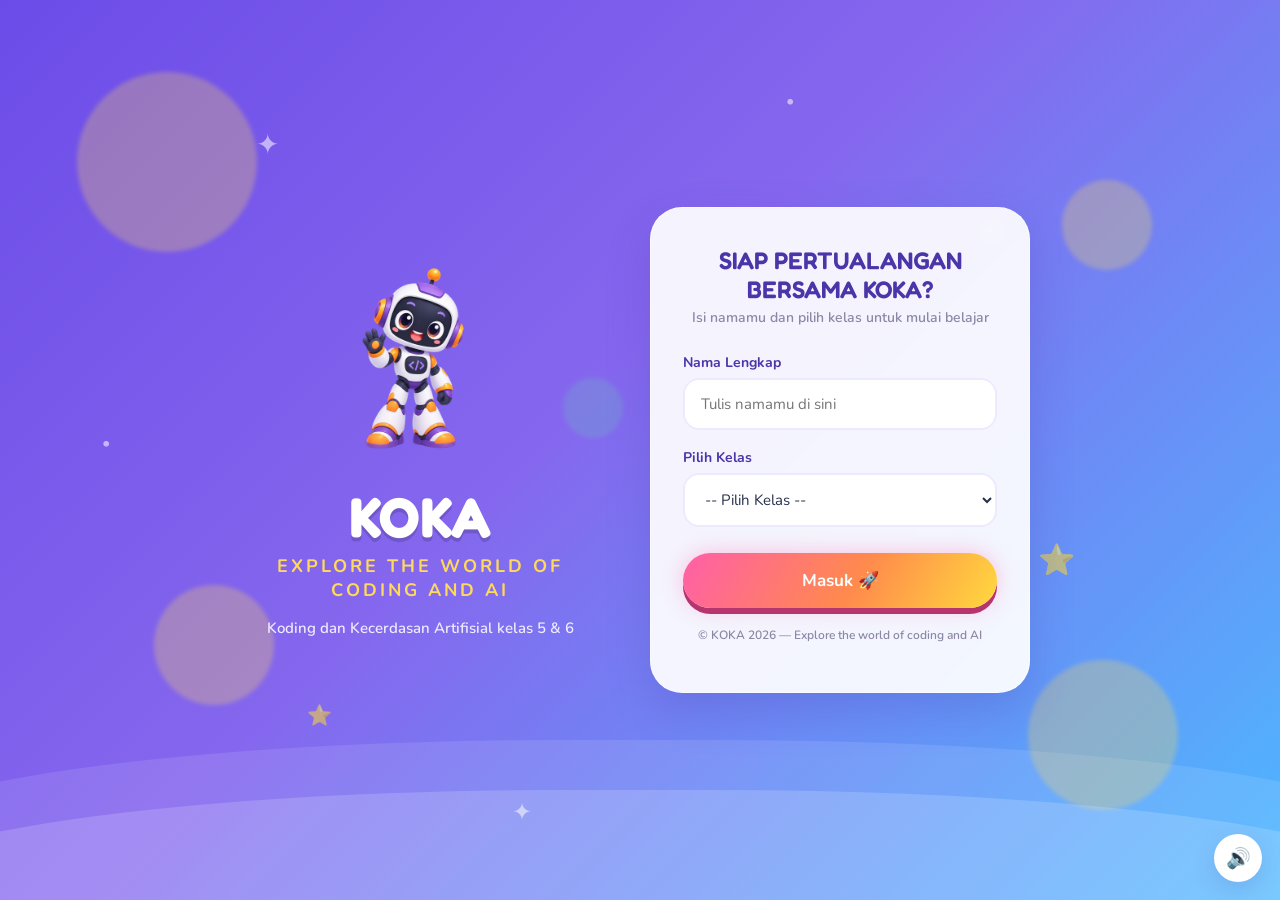
<file: index.html>
<!DOCTYPE html>
<html lang="id">
<head>
<meta charset="UTF-8">
<meta name="viewport" content="width=device-width, initial-scale=1.0">
<title>KOKA</title>
<link rel="icon" href="assets/images/icons/favicon.png">
<link rel="preconnect" href="https://fonts.googleapis.com">
<link href="https://fonts.googleapis.com/css2?family=Fredoka:wght@500;600;700&family=Nunito:wght@400;500;600;700;800&display=swap" rel="stylesheet">
<link rel="stylesheet" href="css/variables.css">
<link rel="stylesheet" href="css/components.css">
<link rel="stylesheet" href="css/login.css">
</head>
<body class="halaman-login bg-hias">

  <div class="bg-gelombang">
    <div class="blob" style="width:180px;height:180px;top:8%;left:6%;"></div>
    <div class="blob" style="width:120px;height:120px;top:65%;left:12%;"></div>
    <div class="blob" style="width:90px;height:90px;top:20%;right:10%;"></div>
    <div class="blob" style="width:150px;height:150px;bottom:10%;right:8%;"></div>
    <div class="blob" style="width:60px;height:60px;top:42%;left:44%;background:var(--mint-500);opacity:.2;"></div>

    <span class="elemen-dekor" style="top:14%;left:20%;font-size:28px;animation-delay:.2s;">✦</span>
    <span class="elemen-dekor" style="top:78%;left:24%;font-size:20px;animation-delay:1.1s;">⭐</span>
    <span class="elemen-dekor" style="top:24%;right:22%;font-size:22px;animation-delay:.6s;">✦</span>
    <span class="elemen-dekor" style="top:60%;right:16%;font-size:30px;animation-delay:1.6s;">⭐</span>
    <span class="elemen-dekor" style="top:48%;left:8%;font-size:16px;animation-delay:.9s;">•</span>
    <span class="elemen-dekor" style="top:10%;right:38%;font-size:16px;animation-delay:1.4s;">•</span>
    <span class="elemen-dekor" style="bottom:8%;left:40%;font-size:24px;animation-delay:.4s;">✦</span>
  </div>

  <div class="login-wrap">
    <div class="login-brand">
      <img src="assets/images/mascot/maskot-wave.png" alt="Maskot KOKA" class="maskot-mengambang">
      <h1>KOKA</h1>
      <div class="tagline">Explore the world of coding and AI</div>
      <p class="subjudul">Koding dan Kecerdasan Artifisial kelas 5 &amp; 6</p>
    </div>

    <div class="login-card">
      <h2>SIAP PERTUALANGAN BERSAMA KOKA?</h2>
      <p class="sub">Isi namamu dan pilih kelas untuk mulai belajar</p>

      <form id="form-login">
        <div class="input-grup">
          <label for="nama">Nama Lengkap</label>
          <input type="text" id="nama" class="input-teks" placeholder="Tulis namamu di sini" required>
        </div>
        <div class="input-grup">
          <label for="kelas">Pilih Kelas</label>
          <select id="kelas" class="input-teks" required>
            <option value="" disabled selected>-- Pilih Kelas --</option>
            <option value="5">Kelas 5</option>
            <option value="6">Kelas 6</option>
          </select>
        </div>
        <button type="submit" class="btn btn-oren btn-block">Masuk 🚀</button>
      </form>
      <p class="login-footer-note">© KOKA 2026 — Explore the world of coding and AI</p>
    </div>
  </div>

<script src="js/app.js"></script>
<script src="js/login.js"></script>
<script src="js/audio.js"></script>
</body>
</html>
</file>
<file: css/variables.css>
/* ==========================================================================
   KOKA — Koding dan Kecerdasan Artifisial
   Design tokens — konsep "Playful Educational Tech"
   Palet: Primary Purple, Deep Purple, Sky Blue, Pink, Yellow, Mint
   ========================================================================== */
:root {
  /* Warna utama — Ungu (dipertahankan nama variabel lama agar seluruh CSS
     yang sudah ada tetap bekerja tanpa perlu diubah satu per satu) */
  --ungu-900: #382773;
  --ungu-800: #4B35A8;   /* Deep Purple */
  --ungu-700: #5A3FC0;
  --ungu-600: #6C4CE8;   /* Primary Purple */
  --ungu-500: #8567EE;
  --ungu-400: #A190F2;
  --ungu-300: #C3B8F7;
  --ungu-100: #EEEAFE;

  /* Aksen hangat (nama variabel "oren" dipertahankan, kini bernuansa Pink) */
  --oren-700: #D63E82;
  --oren-600: #F0619F;
  --oren-500: #FF7EB6;   /* Pink */
  --oren-400: #FF9BC7;
  --oren-300: #FFC1DD;
  --oren-100: #FFEAF3;

  /* Aksen tambahan untuk membedakan tiap menu */
  --biru-700: #1F7FCC;
  --biru-600: #2E9EE8;
  --biru-500: #4DB8FF;   /* Sky Blue */
  --biru-300: #A6DDFF;
  --biru-100: #E5F5FF;

  --mint-700: #2E9C7C;
  --mint-600: #45C299;
  --mint-500: #65D6B3;   /* Mint */
  --mint-300: #ADEBD5;
  --mint-100: #E4FAF3;

  --kuning-700: #D9A61A;
  --kuning-600: #F0C233;
  --kuning-500: #FFD95A;   /* Yellow */
  --kuning-300: #FFE998;
  --kuning-100: #FFF9E5;

  --putih: #FFFFFF;
  --abu-100: #F2EFFC;      /* latar lavender sangat lembut, bukan putih polos */
  --abu-200: #E8E3F9;
  --abu-500: #8B87A5;
  --abu-700: #26304A;      /* Text Dark */
  --gelap: #221B3D;

  --hijau-sukses: #22C55E;
  --merah-gagal: #EF4444;
  --kuning-koin: #FFD95A;

  /* Gradasi khas KOKA (dipakai di background besar / hero / kartu utama) */
  --grad-utama: linear-gradient(135deg, #6C4CE8 0%, #8567EE 45%, #4DB8FF 100%);
  --grad-lembut: linear-gradient(160deg, #EEEAFE 0%, #E5F5FF 100%);
  --grad-ungu: linear-gradient(180deg, #4B35A8 0%, #6C4CE8 100%);
  --grad-oren: linear-gradient(120deg, #FF5FA8 0%, #FF8A4C 55%, #FFD93D 100%);
  --grad-kartu: linear-gradient(160deg, #FFFFFF 0%, #F5F2FF 100%);
  --grad-biru: linear-gradient(135deg, #4DB8FF 0%, #65D6B3 100%);

  /* Radius & bayangan ala kartu game anak-anak */
  --r-sm: 10px;
  --r-md: 16px;
  --r-lg: 24px;
  --r-xl: 32px;
  --r-pil: 999px;

  --shadow-sm: 0 2px 10px rgba(75, 53, 168, 0.10);
  --shadow-md: 0 8px 24px rgba(75, 53, 168, 0.16);
  --shadow-lg: 0 18px 44px rgba(75, 53, 168, 0.22);
  --shadow-tombol: 0 6px 0 rgba(0,0,0,0.15);

  --font-heading: 'Fredoka', 'Baloo 2', sans-serif;
  --font-body: 'Nunito', 'Nunito Sans', sans-serif;
}

* { box-sizing: border-box; }
html, body {
  margin: 0;
  padding: 0;
  font-family: var(--font-body);
  color: var(--abu-700);
  background: var(--abu-100);
  -webkit-font-smoothing: antialiased;
  overflow-x: hidden;
}
h1, h2, h3, h4 { font-family: var(--font-heading); font-weight: 600; color: var(--ungu-800); margin: 0 0 8px; }
p { margin: 0 0 8px; line-height: 1.65; }
a { color: inherit; text-decoration: none; }
img { max-width: 100%; display: block; }
button { font-family: var(--font-body); cursor: pointer; border: none; }
ul { margin: 0; padding-left: 20px; }

/* Latar bergelombang ala "way ground" — dipakai di halaman login/dashboard.
   Warna dasar sudah ditaruh langsung di body (lihat login.css/dashboard.css)
   supaya tetap tampil walau elemen fixed di bawah ini gagal dirender oleh
   browser tertentu (mis. in-app browser WhatsApp/Instagram). Div ini hanya
   menambahkan pola/ombak dekoratif di atasnya. */
.bg-gelombang {
  position: absolute;
  top: 0; left: 0; right: 0; bottom: 0;
  min-height: 100vh;
  z-index: 0;
  background: var(--grad-utama);
  overflow: hidden;
  pointer-events: none;
}
.bg-gelombang::before,
.bg-gelombang::after {
  content: "";
  position: absolute;
  left: -10%;
  width: 120%;
  height: 220px;
  border-radius: 45%;
  background: rgba(255,255,255,0.10);
}
.bg-gelombang::before { bottom: -60px; }
.bg-gelombang::after { bottom: -110px; background: rgba(255,255,255,0.16); }

/* Versi background dihias: tambahkan/hapus class "bg-hias" pada <body>
   di index.html untuk beralih antara versi polos dan versi dihias */
body.bg-hias .bg-gelombang {
  background-image: var(--grad-utama), url('../assets/images/icons/pola-login.svg');
  background-blend-mode: normal;
  background-repeat: no-repeat, repeat;
  background-size: cover, 260px 260px;
}

.blob {
  position: absolute;
  border-radius: 50%;
  filter: blur(2px);
  opacity: 0.28;
  background: var(--kuning-koin);
}

/* Elemen dekoratif kecil: bintang & kilau mengambang */
.elemen-dekor {
  position: absolute;
  color: rgba(255,255,255,0.55);
  pointer-events: none;
  user-select: none;
}
@keyframes mengambangDekor {
  0%, 100% { transform: translateY(0) rotate(0deg); }
  50% { transform: translateY(-14px) rotate(12deg); }
}
.elemen-dekor { animation: mengambangDekor 4.5s ease-in-out infinite; }

/* Scrollbar imut */
::-webkit-scrollbar { width: 10px; }
::-webkit-scrollbar-thumb { background: var(--ungu-400); border-radius: var(--r-pil); }
::-webkit-scrollbar-track { background: var(--ungu-100); }
</file>
<file: css/components.css>
/* ==========================================================================
   KOKA — komponen UI yang dipakai ulang di banyak halaman
   ========================================================================== */

.btn {
  display: inline-flex;
  align-items: center;
  justify-content: center;
  gap: 8px;
  padding: 14px 28px;
  border-radius: var(--r-pil);
  font-weight: 700;
  font-size: 16px;
  transition: transform .12s ease, box-shadow .12s ease, filter .12s ease;
}
.btn:active { transform: translateY(3px); box-shadow: none !important; }
.btn:hover { filter: brightness(1.05); transform: translateY(-1px); }

.btn-oren {
  background: var(--grad-oren);
  color: var(--putih);
  box-shadow: var(--shadow-tombol), 0 6px 0 var(--oren-700), 0 0 22px rgba(255, 126, 182, 0.45);
}
.btn-oren:active { box-shadow: none; }
.btn-oren:hover { box-shadow: var(--shadow-tombol), 0 6px 0 var(--oren-700), 0 0 30px rgba(255, 138, 76, 0.6); }
.btn-ungu {
  background: var(--grad-ungu);
  color: var(--putih);
  box-shadow: 0 6px 0 var(--ungu-900);
}
.btn-ungu:active { box-shadow: none; }
.btn-putih {
  background: var(--putih);
  color: var(--ungu-700);
  box-shadow: 0 6px 0 var(--ungu-300);
}
.btn-putih:active { box-shadow: none; }
.btn-outline {
  background: transparent;
  border: 2px solid var(--putih);
  color: var(--putih);
}
.btn:disabled { opacity: .5; cursor: not-allowed; transform: none; }
.btn-block { width: 100%; }
.btn-sm { padding: 10px 18px; font-size: 14px; }

/* Kartu dasar */
.kartu {
  background: var(--grad-kartu);
  border-radius: var(--r-lg);
  box-shadow: var(--shadow-md);
  padding: 24px;
}
.kartu-oren {
  background: var(--grad-oren);
  color: var(--putih);
  border-radius: var(--r-lg);
  box-shadow: var(--shadow-md);
  padding: 20px 24px;
}
.kartu-oren h2, .kartu-oren h3, .kartu-oren p { color: var(--putih); }

.badge {
  display: inline-flex;
  align-items: center;
  gap: 6px;
  padding: 6px 14px;
  border-radius: var(--r-pil);
  font-size: 13px;
  font-weight: 700;
}
.badge-aktif { background: var(--hijau-sukses); color: var(--putih); }
.badge-nonaktif { background: var(--abu-500); color: var(--putih); }
.badge-ungu { background: var(--ungu-100); color: var(--ungu-700); }
.badge-oren { background: var(--oren-100); color: var(--oren-700); }

/* Input form */
.input-grup { margin-bottom: 18px; text-align: left; }
.input-grup label {
  display: block;
  font-weight: 700;
  color: var(--ungu-800);
  margin-bottom: 6px;
  font-size: 14px;
}
.input-teks, select.input-teks {
  width: 100%;
  padding: 14px 16px;
  border-radius: var(--r-md);
  border: 2px solid var(--ungu-100);
  background: var(--putih);
  font-size: 15px;
  font-family: var(--font-body);
  color: var(--abu-700);
  outline: none;
  transition: border-color .15s ease;
}
.input-teks:focus { border-color: var(--ungu-500); }

/* Modal umum */
.modal-overlay {
  position: fixed; inset: 0;
  background: rgba(36, 27, 58, 0.55);
  display: flex; align-items: center; justify-content: center;
  z-index: 100;
  padding: 16px;
}
.modal-box {
  background: var(--putih);
  border-radius: var(--r-lg);
  padding: 28px;
  max-width: 420px;
  width: 100%;
  text-align: center;
  box-shadow: var(--shadow-lg);
  animation: modalPop .25s ease;
}
@keyframes modalPop {
  from { transform: scale(.85); opacity: 0; }
  to { transform: scale(1); opacity: 1; }
}

.container {
  max-width: 1100px;
  margin: 0 auto;
  padding: 0 20px;
}

.progress-bar {
  width: 100%;
  height: 14px;
  background: var(--ungu-100);
  border-radius: var(--r-pil);
  overflow: hidden;
}
.progress-bar > span {
  display: block;
  height: 100%;
  background: var(--grad-oren);
  border-radius: var(--r-pil);
  transition: width .3s ease;
}

.chip-koin {
  display: inline-flex;
  align-items: center;
  gap: 6px;
  background: var(--putih);
  color: var(--oren-600);
  font-weight: 800;
  padding: 8px 16px;
  border-radius: var(--r-pil);
  box-shadow: var(--shadow-sm);
}

/* Animasi lambaian tangan maskot */
@keyframes lambai {
  0%, 100% { transform: rotate(0deg); }
  25% { transform: rotate(-14deg); }
  75% { transform: rotate(10deg); }
}
.maskot-lambai { animation: lambai 1.6s ease-in-out infinite; transform-origin: 70% 30%; }

@keyframes mengambang {
  0%, 100% { transform: translateY(0px); }
  50% { transform: translateY(-10px); }
}
.maskot-mengambang { animation: mengambang 3s ease-in-out infinite; }

.footer-koka {
  text-align: center;
  padding: 16px 10px;
  margin-top: 30px;
  font-size: 12.5px;
  color: var(--putih);
  font-weight: 600;
  background: var(--grad-ungu);
  box-shadow: var(--shadow-md);
}
.footer-koka .nama-guru {
  display: block;
  font-size: 11.5px;
  font-weight: 500;
  color: var(--ungu-100);
  margin-top: 2px;
}

.tombol-audio-mengambang {
  position: fixed;
  bottom: 18px;
  right: 18px;
  z-index: 40;
  width: 48px;
  height: 48px;
  border-radius: 50%;
  background: var(--putih);
  box-shadow: var(--shadow-md);
  font-size: 20px;
  display: flex;
  align-items: center;
  justify-content: center;
  border: none;
  cursor: pointer;
  transition: transform .15s ease;
}
.tombol-audio-mengambang:hover { transform: scale(1.08); }
</file>
<file: css/login.css>
body.halaman-login {
  min-height: 100vh;
  display: flex;
  align-items: center;
  justify-content: center;
  position: relative;
  overflow-x: hidden;
  overflow-y: auto;
  /* Warna dasar taruh langsung di body (bukan hanya lewat div .bg-gelombang
     yang position:fixed) supaya tetap tampil di browser dalam-aplikasi
     (WhatsApp/Instagram/dll) yang sering gagal me-render elemen fixed */
  background: var(--grad-utama);
}

.login-wrap {
  position: relative;
  z-index: 2;
  display: flex;
  align-items: center;
  gap: 60px;
  padding: 40px 20px;
  flex-wrap: wrap;
  justify-content: center;
  width: 100%;
  max-width: 900px;
}

.login-brand {
  color: var(--putih);
  text-align: center;
  max-width: 340px;
}
.login-brand img { width: 220px; margin: 0 auto 10px; }
.login-brand h1 {
  color: var(--putih);
  font-size: 56px;
  font-weight: 700;
  letter-spacing: 1px;
  margin-bottom: 4px;
  text-shadow: 0 4px 0 rgba(0,0,0,0.15);
}
.login-brand .tagline {
  font-size: 18px;
  font-weight: 700;
  color: var(--kuning-500);
  letter-spacing: 3px;
  text-transform: uppercase;
}
.login-brand .subjudul {
  margin-top: 14px;
  color: var(--ungu-100);
  font-size: 15px;
  font-weight: 600;
}

.login-card {
  background: rgba(255,255,255,0.92);
  backdrop-filter: blur(6px);
  border: 1px solid rgba(255,255,255,0.6);
  border-radius: var(--r-xl);
  box-shadow: var(--shadow-lg);
  padding: 38px 32px;
  width: 100%;
  max-width: 380px;
  text-align: center;
}
.login-card h2 { margin-bottom: 2px; font-size: 24px; }
.login-card .sub { color: var(--abu-500); font-size: 14px; margin-bottom: 24px; font-weight: 600; }

.login-card .btn { margin-top: 8px; font-size: 17px; padding: 16px 28px; }
.login-card .btn:hover { transform: translateY(-2px) scale(1.02); }

.login-footer-note {
  margin-top: 18px;
  font-size: 12px;
  color: var(--abu-500);
  font-weight: 600;
}

@media (max-width: 760px) {
  .login-wrap { flex-direction: column; gap: 28px; }
  .login-brand h1 { font-size: 44px; }
}
</file>
<file: css/internal.css>
/* Latar halaman internal: pakai pola ikon yang sama seperti Dashboard
   (bukan gradasi pucat) supaya benar-benar terasa "tidak putih polos"
   dan konsisten dengan referensi desain */
body.halaman-app {
  position: relative;
  background-color: var(--abu-100);
  background-image: url('../assets/images/icons/pola-dashboard.svg');
  background-repeat: repeat;
  background-size: 260px 260px;
  min-height: 100vh;
}
body.halaman-app::before,
body.halaman-app::after {
  content: "";
  position: fixed;
  z-index: -1;
  border-radius: 50%;
  filter: blur(2px);
  pointer-events: none;
}
body.halaman-app::before {
  width: 320px; height: 320px;
  top: -80px; right: -80px;
  background: radial-gradient(circle, var(--biru-300) 0%, transparent 70%);
  opacity: .8;
}
body.halaman-app::after {
  width: 280px; height: 280px;
  bottom: -60px; left: -70px;
  background: radial-gradient(circle, var(--oren-300) 0%, transparent 70%);
  opacity: .75;
}

.halaman-isi { position: relative; }

.topbar {
  background: var(--grad-ungu);
  color: var(--putih);
  padding: 16px 0;
  box-shadow: var(--shadow-md);
  position: sticky;
  top: 0;
  z-index: 20;
  overflow: hidden;
}
.topbar::before {
  content: "";
  position: absolute; inset: 0;
  background: radial-gradient(circle at 12% 30%, rgba(255,255,255,0.16), transparent 40%),
              radial-gradient(circle at 92% 70%, rgba(255,255,255,0.14), transparent 45%);
  pointer-events: none;
}
.topbar .container {
  display: flex;
  align-items: center;
  gap: 14px;
  position: relative;
  z-index: 1;
}
.btn-kembali {
  width: 40px; height: 40px;
  border-radius: 50%;
  background: rgba(255,255,255,0.18);
  display: flex; align-items: center; justify-content: center;
  color: var(--putih);
  font-size: 18px;
  flex-shrink: 0;
}
.btn-kembali:hover { background: rgba(255,255,255,0.3); }
.topbar h1 { color: var(--putih); font-size: 19px; margin: 0; }
.topbar .topbar-sub { color: var(--ungu-100); font-size: 12px; }
.topbar .kanan-topbar { margin-left: auto; display: flex; align-items: center; gap: 10px; }

.halaman-isi { padding: 26px 0 60px; position: relative; z-index: 1; }

.judul-seksi {
  text-align: center;
  margin-bottom: 26px;
  background: var(--grad-utama);
  border-radius: var(--r-xl);
  padding: 30px 24px;
  position: relative;
  overflow: hidden;
}
.judul-seksi::before {
  content: "";
  position: absolute; inset: 0;
  background: radial-gradient(circle at 15% 20%, rgba(255,255,255,0.22), transparent 42%),
              radial-gradient(circle at 88% 78%, rgba(255,255,255,0.16), transparent 45%);
  pointer-events: none;
}
.judul-seksi h2 {
  font-size: 26px;
  display: inline-flex;
  align-items: center;
  gap: 8px;
  color: var(--putih);
  position: relative;
  z-index: 1;
}
.judul-seksi h2::before,
.judul-seksi h2::after {
  content: "✦";
  font-size: 16px;
  color: var(--kuning-500);
  animation: mengambangDekor 4.5s ease-in-out infinite;
}
.judul-seksi h2::after { animation-delay: 1.2s; }
.judul-seksi p { color: var(--ungu-100); position: relative; z-index: 1; }

.kembali-dashboard-fab {
  position: fixed;
  bottom: 22px; left: 22px;
  z-index: 30;
}
</file>
<file: css/asesmen.css>
.kartu-info-sumatif {
  background: var(--grad-utama);
  color: var(--putih);
  border-radius: var(--r-xl);
  padding: 26px 28px;
  max-width: 560px;
  margin: 0 auto 24px;
  position: relative;
  overflow: hidden;
}
.kartu-info-sumatif h3, .kartu-info-sumatif .baris-info { position: relative; z-index: 1; }
.kartu-info-sumatif h3 { color: var(--putih); }
.baris-info { display: flex; justify-content: space-between; padding: 8px 0; border-bottom: 1px solid rgba(255,255,255,0.2); font-size: 14px; }
.baris-info:last-child { border-bottom: none; }
.baris-info b { font-weight: 700; }
.tag-jenis { display: inline-block; background: rgba(255,255,255,0.2); padding: 3px 10px; border-radius: var(--r-pil); font-size: 12px; margin: 2px 3px 2px 0; }

.form-sumatif {
  background: var(--putih);
  border-radius: var(--r-xl);
  padding: 30px 28px;
  max-width: 560px;
  margin: 0 auto;
  box-shadow: var(--shadow-md);
  position: relative;
}
.ikon-badge-form {
  width: 56px; height: 56px;
  border-radius: 16px;
  display: flex; align-items: center; justify-content: center;
  font-size: 26px;
  margin: 0 auto 12px;
  box-shadow: var(--shadow-sm);
}
.ikon-badge-sumatif { background: var(--grad-ungu); }
.ikon-badge-proyek { background: var(--grad-oren); }

.dekorasi-form-asesmen { position: relative; }
.dekorasi-form-asesmen::before,
.dekorasi-form-asesmen::after {
  content: "";
  position: absolute;
  border-radius: 50%;
  z-index: -1;
}
.dekorasi-form-asesmen::before {
  width: 220px; height: 220px;
  background: radial-gradient(circle, var(--ungu-100) 0%, transparent 70%);
  top: -40px; left: -80px;
}
.dekorasi-form-asesmen::after {
  width: 260px; height: 260px;
  background: radial-gradient(circle, var(--oren-100) 0%, transparent 70%);
  bottom: -60px; right: -100px;
}
.form-sumatif h3 { text-align: center; margin-bottom: 4px; }
.form-sumatif .sub-form { text-align: center; color: var(--abu-500); font-size: 13px; margin-bottom: 22px; }
.baris-2kolom { display: grid; grid-template-columns: 1fr 1fr; gap: 14px; }

.pesan-error-token {
  background: #FEE2E2;
  color: var(--merah-gagal);
  padding: 10px 14px;
  border-radius: var(--r-md);
  font-size: 13px;
  margin-bottom: 14px;
  display: none;
}

/* ==== halaman soal ==== */
.hud-sumatif {
  position: sticky; top: 0; z-index: 10;
  background: var(--grad-ungu);
  color: var(--putih);
  padding: 14px 0;
}
.hud-sumatif .container { display: flex; align-items: center; justify-content: space-between; }
.hud-sumatif .info-siswa-hud { font-size: 13px; }
.hud-sumatif .info-siswa-hud b { display: block; font-size: 15px; }
.hud-sumatif .timer-sumatif {
  background: rgba(255,255,255,0.2);
  padding: 8px 16px;
  border-radius: var(--r-pil);
  font-weight: 800;
}

.kartu-soal-sumatif {
  background: var(--putih);
  border-radius: var(--r-lg);
  box-shadow: var(--shadow-sm);
  padding: 22px 24px;
  margin-bottom: 18px;
  max-width: 680px;
  margin-left: auto; margin-right: auto;
}
.kartu-soal-sumatif .no-soal-sumatif { font-size: 12px; font-weight: 800; color: var(--oren-600); margin-bottom: 6px; }
.kartu-soal-sumatif p.teks-soal-sumatif { font-size: 16px; font-weight: 600; color: var(--ungu-800); }
.kartu-soal-sumatif .gambar-soal-sumatif img { max-height: 220px; margin: 10px auto; border-radius: var(--r-md); }
.opsi-sumatif { display: flex; flex-direction: column; gap: 10px; margin-top: 12px; }
.opsi-sumatif label {
  display: flex; align-items: center; gap: 10px;
  padding: 12px 16px;
  border: 2px solid var(--ungu-100);
  border-radius: var(--r-md);
  font-size: 14.5px;
  cursor: pointer;
  transition: border-color .12s ease, background .12s ease;
}
.opsi-sumatif label:hover { border-color: var(--ungu-400); background: var(--ungu-100); }
.opsi-sumatif input:checked + span { font-weight: 700; color: var(--ungu-700); }
.opsi-sumatif label:has(input:checked) { border-color: var(--ungu-500); background: var(--ungu-100); }

.catatan-jenis-soal { font-size: 12.5px; color: var(--oren-600); font-weight: 700; margin-bottom: 10px; }

/* ==== Benar/Salah ==== */
.daftar-benarsalah { display: flex; flex-direction: column; gap: 10px; margin-top: 10px; }
.baris-benarsalah {
  display: flex; align-items: center; justify-content: space-between; gap: 12px;
  padding: 12px 14px;
  border: 2px solid var(--ungu-100);
  border-radius: var(--r-md);
  flex-wrap: wrap;
}
.teks-pernyataan { font-size: 14px; color: var(--abu-700); flex: 1; min-width: 160px; }
.pilihan-bs { display: flex; gap: 10px; flex-shrink: 0; }
.opsi-bs {
  padding: 6px 14px;
  border-radius: var(--r-pil);
  background: var(--abu-100);
  font-size: 13px;
  font-weight: 700;
  cursor: pointer;
  display: flex; align-items: center; gap: 4px;
}
.opsi-bs:has(input:checked) { background: var(--ungu-500); color: var(--putih); }

/* ==== Menjodohkan ==== */
.daftar-menjodohkan { display: flex; flex-direction: column; gap: 12px; margin-top: 10px; }
.baris-menjodohkan { display: flex; align-items: center; gap: 10px; flex-wrap: wrap; }
.kiri-jodoh {
  font-weight: 700;
  color: var(--ungu-800);
  background: var(--ungu-100);
  padding: 8px 14px;
  border-radius: var(--r-md);
  min-width: 140px;
}
.panah-jodoh { color: var(--oren-500); font-weight: 800; }
.select-jodoh { flex: 1; min-width: 180px; }

.wadah-navigasi-soal {
  max-width: 680px;
  margin: 20px auto 60px;
  display: flex;
  gap: 12px;
}
.wadah-navigasi-soal .btn { flex: 1; }
.wadah-navigasi-soal .btn:disabled { opacity: .4; }

.progres-soal-sumatif {
  max-width: 680px;
  margin: 20px auto 16px;
}
.progres-teks {
  text-align: center;
  font-weight: 800;
  color: var(--ungu-700);
  font-size: 13px;
  margin-bottom: 8px;
}
.progres-soal-sumatif .progress-bar > span { transition: width .3s ease; }

.peta-nomor-soal {
  max-width: 680px;
  margin: 0 auto 18px;
  display: flex;
  flex-wrap: wrap;
  gap: 8px;
  justify-content: center;
}
.nomor-peta {
  width: 38px; height: 38px;
  border-radius: 10px;
  font-weight: 800;
  font-size: 14px;
  border: 2px solid var(--ungu-100);
  background: var(--putih);
  color: var(--abu-500);
  transition: transform .12s ease;
}
.nomor-peta:hover { transform: translateY(-2px); }
.nomor-peta.kosong { border-color: var(--ungu-200, var(--ungu-300)); color: var(--ungu-500); }
.nomor-peta.terjawab { background: var(--hijau-sukses); border-color: var(--hijau-sukses); color: var(--putih); }
.nomor-peta.aktif { background: var(--grad-ungu); border-color: var(--ungu-700); color: var(--putih); transform: scale(1.12); box-shadow: var(--shadow-sm); }

/* ==== halaman selesai ==== */
.kartu-selesai {
  max-width: 480px;
  margin: 40px auto;
  background: var(--putih);
  border-radius: var(--r-xl);
  padding: 36px 30px;
  text-align: center;
  box-shadow: var(--shadow-lg);
}
.kartu-selesai img { width: 110px; margin: 0 auto 14px; }
.nilai-besar { font-size: 46px; font-weight: 800; color: var(--ungu-700); margin: 10px 0; }
.rincian-nilai { text-align: left; background: var(--abu-100); border-radius: var(--r-md); padding: 14px 18px; margin: 18px 0; font-size: 14px; }
.rincian-nilai div { display: flex; justify-content: space-between; padding: 4px 0; }
</file>
<file: css/asesmen-menu.css>
/* ==== Menu Asesmen (pilih Sumatif / Pengumpulan Proyek) ==== */
.grid-menu-asesmen {
  display: grid;
  grid-template-columns: repeat(2, 1fr);
  gap: 20px;
  max-width: 640px;
  margin: 0 auto;
}
.kartu-menu-asesmen {
  border-radius: var(--r-xl);
  padding: 30px 22px;
  text-align: center;
  color: var(--putih);
  box-shadow: var(--shadow-md);
  position: relative;
  overflow: hidden;
  transition: transform .18s ease, box-shadow .18s ease;
  min-height: 200px;
  display: flex;
  flex-direction: column;
  align-items: center;
  justify-content: center;
}
.kartu-menu-asesmen:hover { transform: translateY(-6px) scale(1.02); box-shadow: var(--shadow-lg); }
.kartu-menu-asesmen::after {
  content: "";
  position: absolute;
  width: 160px; height: 160px;
  border-radius: 50%;
  background: rgba(255,255,255,0.12);
  bottom: -70px; right: -50px;
}
.kartu-menu-asesmen .emoji-menu { font-size: 44px; margin-bottom: 10px; }
.kartu-menu-asesmen h4 { color: var(--putih); font-size: 18px; margin-bottom: 4px; }
.kartu-menu-asesmen p { color: rgba(255,255,255,0.9); font-size: 13px; margin: 0; }
.menu-sumatif-asesmen { background: var(--grad-ungu); }
.menu-proyek-asesmen { background: var(--grad-oren); }

@media (max-width: 620px) {
  .grid-menu-asesmen { grid-template-columns: 1fr; }
}

/* ==== Hero dekoratif di menu Asesmen ==== */
.hero-asesmen {
  position: relative;
  background: var(--grad-utama);
  border-radius: var(--r-xl);
  padding: 30px 24px;
  text-align: center;
  color: var(--putih);
  overflow: hidden;
  margin-bottom: 28px;
}
.hero-asesmen h2 { color: var(--putih); margin-bottom: 4px; position: relative; z-index: 2; }
.hero-asesmen p { color: var(--ungu-100); margin: 0; max-width: 420px; margin: 0 auto; position: relative; z-index: 2; }
.maskot-hero-asesmen { width: 90px; margin: 0 auto 8px; position: relative; z-index: 2; }
.blob-asesmen {
  position: absolute;
  border-radius: 50%;
  background: rgba(255,255,255,0.14);
}
.blob-asesmen.blob-1 { width: 140px; height: 140px; top: -50px; left: -30px; }
.blob-asesmen.blob-2 { width: 90px; height: 90px; bottom: -30px; right: 10%; background: rgba(255,255,255,0.1); }
.blob-asesmen.blob-3 { width: 50px; height: 50px; top: 20px; right: 8%; background: var(--kuning-koin); opacity: .8; }

/* ==== Kotak jenis asesmen: Sumatif vs Pengumpulan Proyek, dibuat jelas terpisah ==== */
.kotak-jenis-asesmen {
  display: block;
  background: var(--putih);
  border: 3px solid var(--ungu-200, var(--ungu-300));
  border-radius: var(--r-xl);
  padding: 26px 22px;
  text-align: left;
  box-shadow: var(--shadow-sm);
  transition: transform .15s ease, box-shadow .15s ease;
  position: relative;
}
.kotak-jenis-asesmen:hover { transform: translateY(-5px); box-shadow: var(--shadow-md); }
.kotak-jenis-asesmen.kotak-sumatif { border-color: var(--ungu-400); }
.kotak-jenis-asesmen.kotak-proyek { border-color: var(--oren-400); }
.ikon-kotak-asesmen {
  width: 52px; height: 52px;
  border-radius: 14px;
  display: flex; align-items: center; justify-content: center;
  font-size: 24px;
  margin-bottom: 14px;
}
.kotak-sumatif .ikon-kotak-asesmen { background: var(--ungu-100); }
.kotak-proyek .ikon-kotak-asesmen { background: var(--oren-100); }
.kotak-jenis-asesmen h4 { font-size: 17px; margin-bottom: 6px; }
.kotak-sumatif h4 { color: var(--ungu-700); }
.kotak-proyek h4 { color: var(--oren-600); }
.kotak-jenis-asesmen p { color: var(--abu-500); font-size: 13.5px; margin: 0 0 14px; }
.kotak-jenis-asesmen .panah-menu { font-weight: 700; font-size: 13px; }
.kotak-sumatif .panah-menu { color: var(--ungu-600); }
.kotak-proyek .panah-menu { color: var(--oren-600); }

/* ==== Form Pengumpulan Proyek ==== */
.pilihan-metode {
  display: flex;
  gap: 10px;
  margin-bottom: 18px;
}
.pilihan-metode button {
  flex: 1;
  padding: 12px;
  border-radius: var(--r-md);
  background: var(--ungu-100);
  color: var(--ungu-700);
  font-weight: 700;
  font-size: 14px;
  border: 2px solid transparent;
}
.pilihan-metode button.aktif {
  background: var(--grad-oren);
  color: var(--putih);
}

.wadah-upload-file {
  border: 2px dashed var(--ungu-300);
  border-radius: var(--r-md);
  padding: 22px;
  text-align: center;
  color: var(--abu-500);
  font-size: 13.5px;
  cursor: pointer;
  background: var(--abu-100);
}
.wadah-upload-file:hover { border-color: var(--ungu-500); }
.wadah-upload-file input[type="file"] { display: none; }
.nama-file-terpilih { margin-top: 8px; font-weight: 700; color: var(--ungu-700); font-size: 13px; }

.pesan-sukses-proyek {
  background: #DCFCE7;
  color: #15803D;
  padding: 10px 14px;
  border-radius: var(--r-md);
  font-size: 13px;
  margin-bottom: 14px;
  display: none;
}
</file>
<file: css/cp-atp-tp.css>
.tab-kelas {
  display: flex;
  justify-content: center;
  gap: 10px;
  margin-bottom: 22px;
}
.tab-kelas button {
  padding: 10px 26px;
  border-radius: var(--r-pil);
  background: var(--putih);
  color: var(--ungu-700);
  font-weight: 700;
  box-shadow: var(--shadow-sm);
  transition: transform .15s ease, box-shadow .15s ease;
}
.tab-kelas button:hover { transform: translateY(-2px); box-shadow: var(--shadow-md); }
.tab-kelas button.aktif {
  background: var(--grad-oren);
  color: var(--putih);
  box-shadow: var(--shadow-tombol), 0 6px 0 var(--oren-700);
}

.daftar-bab-tp {
  overflow-x: auto;
  border-radius: var(--r-lg);
  box-shadow: var(--shadow-md);
  border: 3px solid var(--putih);
}
.tabel-atp-tp {
  width: 100%;
  min-width: 1000px;
  border-collapse: collapse;
  background: var(--putih);
  font-size: 13px;
}
.tabel-atp-tp th {
  background: var(--grad-ungu);
  color: var(--putih);
  text-align: left;
  padding: 14px 14px;
  font-size: 12.5px;
  font-family: var(--font-heading);
  letter-spacing: .3px;
  position: sticky;
  top: 0;
}
.tabel-atp-tp td {
  padding: 12px 14px;
  border-bottom: 1px solid var(--ungu-100);
  vertical-align: top;
  color: var(--abu-700);
  transition: background .12s ease;
}
.tabel-atp-tp tr:last-child td { border-bottom: none; }
.tabel-atp-tp tr:nth-child(even) td { background: var(--ungu-100); }
.tabel-atp-tp tr:hover td { background: var(--kuning-100); }

.kolom-no { width: 36px; text-align: center; font-weight: 700; color: var(--ungu-700); }
.kolom-elemen { width: 130px; font-weight: 700; color: var(--ungu-800); }
.kolom-cp { width: 260px; }
.kolom-materi { width: 190px; font-weight: 600; color: var(--oren-700); }
.kolom-tp { width: 230px; }
.kolom-atp { width: 200px; font-style: italic; color: var(--abu-500); }

.list-tp-tabel { margin: 0; padding-left: 16px; }
.list-tp-tabel li { margin-bottom: 6px; }
.list-tp-tabel li:last-child { margin-bottom: 0; }
</file>
<file: css/dashboard.css>
/* Latar Dashboard: dibuat lebih terang dari header/kartu Materi (yang
   pakai --grad-ungu pekat) supaya tidak "nabrak" alias menyatu jadi satu
   warna. Pola ikon + blob putih transparan ditambahkan biar nuansanya
   tetap senada dengan Login tapi lebih lembut. Halaman lain (Materi/
   Asesmen/dll) TIDAK memakai file ini, jadi tidak ikut berubah. */
body.halaman-app {
  position: relative;
  background: linear-gradient(160deg, #A190F2 0%, #8FC8F5 60%, #A6DDFF 100%);
  min-height: 100vh;
  overflow-x: hidden;
}
body.halaman-app.bg-hias {
  background-image: linear-gradient(160deg, #A190F2 0%, #8FC8F5 60%, #A6DDFF 100%), url('../assets/images/icons/pola-dashboard.svg');
  background-repeat: no-repeat, repeat;
  background-size: cover, 260px 260px;
}
body.halaman-app::before,
body.halaman-app::after {
  content: "";
  position: fixed;
  z-index: 0;
  border-radius: 50%;
  pointer-events: none;
  background: rgba(255,255,255,0.28);
  filter: blur(1px);
}
body.halaman-app::before { width: 200px; height: 200px; top: -50px; left: -60px; }
body.halaman-app::after { width: 160px; height: 160px; bottom: 40px; right: -50px; background: rgba(255,255,255,0.2); }
/* Konten utama & footer perlu ditegaskan di atas blob dekoratif (header
   sudah punya posisi sendiri jadi tidak perlu disentuh); tombol audio
   mengambang (ditambahkan lewat JS ke <body>) sengaja TIDAK disentuh
   supaya posisi "fixed"-nya tidak rusak. */
body.halaman-app > main.container,
body.halaman-app > .footer-koka {
  position: relative;
  z-index: 1;
}

.app-header {
  background: var(--grad-ungu);
  color: var(--putih);
  padding: 16px 0;
  box-shadow: var(--shadow-md);
  position: sticky;
  top: 0;
  z-index: 20;
}
.app-header .container {
  display: flex;
  align-items: center;
  justify-content: space-between;
}
.app-header .brand { display: flex; align-items: center; gap: 12px; }
.app-header .brand img { width: 44px; }
.app-header .brand .teks-brand h1 {
  color: var(--putih);
  font-size: 22px;
  margin: 0;
  letter-spacing: 1px;
}
.app-header .brand .teks-brand small {
  display: block;
  color: var(--ungu-100);
  font-size: 11px;
  font-weight: 600;
  letter-spacing: .5px;
}
.btn-keluar {
  background: rgba(255,255,255,0.15);
  color: var(--putih);
  padding: 9px 18px;
  border-radius: var(--r-pil);
  font-weight: 700;
  font-size: 14px;
  display: flex;
  align-items: center;
  gap: 6px;
}
.btn-keluar:hover { background: rgba(255,255,255,0.25); }

.sambutan-box {
  background: var(--grad-oren);
  border-radius: var(--r-xl);
  margin: 24px auto 0;
  padding: 26px 28px;
  color: var(--putih);
  box-shadow: var(--shadow-lg);
  position: relative;
  overflow: hidden;
}
.sambutan-atas {
  display: flex;
  align-items: center;
  justify-content: space-between;
  gap: 16px;
  flex-wrap: wrap;
  position: relative;
  z-index: 1;
}
.sambutan-box::after {
  content: "";
  position: absolute;
  width: 220px; height: 220px;
  background: rgba(255,255,255,0.12);
  border-radius: 50%;
  right: -60px; top: -80px;
}
.sambutan-kiri h2 { color: var(--putih); font-size: 26px; margin-bottom: 2px; }
.sambutan-kiri .halo { font-size: 18px; font-weight: 600; }
.sambutan-kiri .halo .tangan { display: inline-block; }
.sambutan-kiri .kelas-info {
  margin-top: 10px;
  display: inline-flex;
  background: rgba(255,255,255,0.2);
  padding: 6px 16px;
  border-radius: var(--r-pil);
  font-weight: 700;
  font-size: 14px;
}
.sambutan-kanan { position: relative; z-index: 1; }
.sambutan-kanan img { width: 120px; }

.aksi-cepat {
  display: flex;
  gap: 14px;
  margin-top: 20px;
  flex-wrap: wrap;
  position: relative;
  z-index: 1;
}
.kartu-aksi-kecil {
  flex: 1;
  min-width: 200px;
  background: rgba(255,255,255,0.16);
  backdrop-filter: blur(2px);
  border-radius: var(--r-lg);
  padding: 14px 16px;
  display: flex;
  align-items: center;
  gap: 12px;
  transition: transform .15s ease, background .15s ease;
  border: 2px solid rgba(255,255,255,0.35);
  justify-content: flex-start;
  text-align: left;
}
.kartu-aksi-kecil:hover { transform: translateY(-3px); background: rgba(255,255,255,0.28); }
.kartu-aksi-kecil .ikon {
  width: 42px; height: 42px;
  border-radius: 12px;
  background: rgba(255,255,255,0.9);
  display: flex; align-items: center; justify-content: center;
  font-size: 20px;
  flex-shrink: 0;
}
.kartu-aksi-kecil h4 { margin: 0; font-size: 14px; color: var(--putih); }
.kartu-aksi-kecil p { margin: 0; font-size: 11px; color: rgba(255,255,255,0.85); }

/* Kotak KOKAI: terkunci (bawaan) vs aktif */
.kartu-aksi-kecil.kartu-terkunci {
  opacity: .78;
  cursor: not-allowed;
  border-style: dashed;
}
.kartu-aksi-kecil.kartu-terkunci:hover {
  transform: none;
  background: rgba(255,255,255,0.16);
}
.kartu-aksi-kecil.kartu-terkunci .ikon { filter: grayscale(.7); }
.kartu-aksi-kecil.kartu-kokai-aktif {
  border-color: var(--kuning-500);
  background: rgba(255,255,255,0.26);
}

.menu-utama {
  margin-top: 30px;
}
.menu-utama h3 { margin-bottom: 16px; font-size: 18px; color: var(--ungu-800); text-shadow: 0 2px 6px rgba(0,0,0,0.15); }
.grid-menu {
  display: grid;
  grid-template-columns: repeat(3, 1fr);
  gap: 20px;
}
.kartu-menu {
  border-radius: var(--r-xl);
  padding: 28px 20px;
  text-align: center;
  color: var(--putih);
  box-shadow: var(--shadow-md);
  position: relative;
  overflow: hidden;
  transition: transform .18s ease, box-shadow .18s ease;
  min-height: 190px;
  display: flex;
  flex-direction: column;
  align-items: center;
  justify-content: center;
}
.kartu-menu:hover { transform: translateY(-6px) scale(1.02); box-shadow: var(--shadow-lg); }
.kartu-menu::after {
  content: "";
  position: absolute;
  width: 160px; height: 160px;
  border-radius: 50%;
  background: rgba(255,255,255,0.12);
  bottom: -70px; right: -50px;
}
.kartu-menu .emoji-menu { font-size: 46px; margin-bottom: 10px; }
.kartu-menu h4 { color: var(--putih); font-size: 19px; margin-bottom: 4px; }
.kartu-menu p { color: rgba(255,255,255,0.9); font-size: 13px; margin: 0; }

.menu-materi { background: var(--grad-ungu); }
.menu-game { background: linear-gradient(135deg,#FF5FA8,#FF8FC4); }
.menu-asesmen { background: linear-gradient(135deg,#4DB8FF,#65D6B3); }

/* ==== Kartu menu gaya e-learning: gambar/ikon di atas, teks di bawah ====
   Versi playful: kartu lurus rapi, tepi bawah zona warna berbentuk
   gelombang/scallop (bukan garis lurus) yang menyatu ke area putih,
   ikon mengambang pelan, dan tiap kartu punya warna bayangan & pil
   "mulai" sendiri sesuai warna aksennya. */
@keyframes munculKartuMenu {
  from { opacity: 0; transform: translateY(18px); }
  to   { opacity: 1; transform: translateY(0); }
}
@keyframes mengambangIkonMenu {
  0%, 100% { transform: translateY(0) rotate(-4deg); }
  50%      { transform: translateY(-7px) rotate(4deg); }
}
.kartu-menu-baru {
  --clr-bayangan: rgba(75, 53, 168, 0.20);
  background: var(--putih);
  border-radius: var(--r-xl);
  overflow: hidden;
  box-shadow: 0 10px 24px var(--clr-bayangan);
  transition: transform .2s ease, box-shadow .2s ease;
  display: flex;
  flex-direction: column;
  position: relative;
  animation: munculKartuMenu .5s ease both;
}
.kartu-menu-baru:nth-child(2) { --clr-bayangan: rgba(214, 62, 130, 0.22); animation-delay: .1s; }
.kartu-menu-baru:nth-child(3) { --clr-bayangan: rgba(31, 127, 204, 0.22); animation-delay: .2s; }
.kartu-menu-baru:hover {
  transform: translateY(-8px) scale(1.02);
  box-shadow: 0 20px 38px var(--clr-bayangan);
}
.gambar-menu {
  height: 136px;
  display: flex;
  align-items: center;
  justify-content: center;
  position: relative;
  overflow: hidden;
}
/* Blob cahaya lembut mengambang di pojok, bukan sekadar lingkaran statis */
.gambar-menu::before {
  content: "";
  position: absolute;
  width: 90px; height: 90px;
  border-radius: 50%;
  background: rgba(255,255,255,0.22);
  top: -30px; left: -20px;
}
/* Tepi bawah lurus—tidak perlu elemen tambahan, batas warna otomatis lurus */
.ikon-menu-besar {
  font-size: 56px;
  position: relative;
  z-index: 1;
  display: inline-block;
  filter: drop-shadow(0 8px 10px rgba(0,0,0,0.18));
  animation: mengambangIkonMenu 3.2s ease-in-out infinite;
}
.kartu-menu-baru:nth-child(2) .ikon-menu-besar { animation-delay: .3s; }
.kartu-menu-baru:nth-child(3) .ikon-menu-besar { animation-delay: .6s; }
.gambar-menu-materi {
  background:
    radial-gradient(circle at 22% 28%, rgba(255,255,255,0.20) 0 3px, transparent 4px),
    radial-gradient(circle at 78% 60%, rgba(255,255,255,0.16) 0 3px, transparent 4px),
    radial-gradient(circle at 55% 85%, rgba(255,255,255,0.14) 0 2px, transparent 3px),
    var(--grad-ungu);
}
.gambar-menu-game {
  background:
    radial-gradient(circle at 20% 30%, rgba(255,255,255,0.22) 0 3px, transparent 4px),
    radial-gradient(circle at 80% 65%, rgba(255,255,255,0.16) 0 3px, transparent 4px),
    radial-gradient(circle at 50% 85%, rgba(255,255,255,0.14) 0 2px, transparent 3px),
    linear-gradient(135deg,#FF5FA8,#FF8FC4);
}
.gambar-menu-asesmen {
  background:
    radial-gradient(circle at 25% 25%, rgba(255,255,255,0.22) 0 3px, transparent 4px),
    radial-gradient(circle at 78% 62%, rgba(255,255,255,0.16) 0 3px, transparent 4px),
    radial-gradient(circle at 50% 85%, rgba(255,255,255,0.14) 0 2px, transparent 3px),
    linear-gradient(135deg,#4DB8FF,#65D6B3);
}
.teks-menu-baru { padding: 16px 18px 18px; text-align: left; }
.teks-menu-baru h4 { color: var(--ungu-800); font-size: 17px; margin-bottom: 3px; }
.teks-menu-baru p { color: var(--abu-500); font-size: 13px; margin: 0 0 12px; }
.panah-menu {
  display: inline-flex;
  align-items: center;
  padding: 6px 14px;
  border-radius: var(--r-pil);
  background: var(--ungu-100);
  color: var(--ungu-700);
  font-weight: 800;
  font-size: 12.5px;
  transition: transform .15s ease, letter-spacing .15s ease;
}
.kartu-menu-baru:hover .panah-menu { transform: translateX(4px); letter-spacing: .3px; }
.kartu-menu-baru:nth-child(2) .panah-menu { background: var(--oren-100); color: var(--oren-700); }
.kartu-menu-baru:nth-child(3) .panah-menu { background: var(--biru-100); color: var(--biru-700); }

/* Footer khusus di halaman Dashboard: karena latarnya sekarang gradasi
   ungu-biru pekat (bukan abu polos seperti halaman lain), teks footer
   dibuat terang di sini saja supaya tetap kebaca. */
.footer-koka { color: rgba(255,255,255,0.85); }

@media (max-width: 760px) {
  .grid-menu { grid-template-columns: 1fr; }
  .sambutan-box { flex-direction: column; text-align: left; }
  .sambutan-atas { justify-content: flex-start; }
  .sambutan-kiri { text-align: left; }
  .sambutan-kanan img { width: 90px; }
}
</file>
<file: css/game-play.css>
body.halaman-play {
  min-height: 100vh;
  background: linear-gradient(180deg, #8567EE 0%, #6C4CE8 55%, #4B35A8 100%);
  overflow-x: hidden;
  position: relative;
  padding-bottom: 30px;
}

.hud-game {
  position: relative;
  z-index: 5;
  display: flex;
  align-items: center;
  justify-content: space-between;
  padding: 14px 20px;
  color: var(--putih);
}
.hud-kiri { display: flex; align-items: center; gap: 10px; }
.hud-kiri a { color: var(--putih); font-size: 20px; }
.hud-nyawa { font-size: 18px; letter-spacing: 3px; }
.hud-kanan { display: flex; align-items: center; gap: 14px; }
.hud-koin {
  background: rgba(255,255,255,0.18);
  padding: 6px 14px;
  border-radius: var(--r-pil);
  font-weight: 800;
  display: flex; align-items: center; gap: 6px;
}
.hud-progres { font-size: 13px; font-weight: 700; background: rgba(255,255,255,0.18); padding: 6px 14px; border-radius: var(--r-pil); }

.judul-misi-hud {
  text-align: center;
  color: rgba(255,255,255,0.9);
  font-weight: 800;
  letter-spacing: 1px;
  font-size: 13px;
  margin-bottom: 4px;
}
.petunjuk-level {
  text-align: center;
  color: rgba(255,255,255,0.75);
  font-size: 12.5px;
  margin: 0 0 14px;
  padding: 0 10px;
}

.panggung-game {
  position: relative;
  max-width: 440px;
  margin: 0 auto;
  padding: 0 16px;
}

/* ==== Medan permainan (grid 6x6) ==== */
.medan-game {
  display: grid;
  grid-template-columns: repeat(6, 1fr);
  gap: 4px;
  background: rgba(76, 29, 149, 0.35);
  border: 4px solid rgba(255,255,255,0.25);
  border-radius: var(--r-lg);
  padding: 8px;
  box-shadow: var(--shadow-lg);
  margin-bottom: 16px;
}
.sel-medan {
  aspect-ratio: 1;
  border-radius: 7px;
  background: rgba(255,255,255,0.08);
  display: flex;
  align-items: center;
  justify-content: center;
  position: relative;
  transition: background .12s ease;
}
.sel-medan.terhalang { background: rgba(36, 20, 66, 0.5); }
.sel-medan.terhalang img { width: 82%; opacity: .95; }
.sel-medan.ada-koin img.gbr-koin { width: 62%; animation: putarKoin 2.2s linear infinite; }
.sel-medan .karakter-medan {
  width: 76%;
  position: absolute;
  z-index: 2;
  filter: drop-shadow(0 3px 3px rgba(0,0,0,0.35));
}
.sel-medan.guncang { animation: guncangSel .3s ease; }
@keyframes guncangSel {
  0%,100% { transform: translateX(0); }
  30% { transform: translateX(-4px); }
  70% { transform: translateX(4px); }
}
@keyframes putarKoin {
  0% { transform: rotateY(0deg); }
  100% { transform: rotateY(360deg); }
}

/* ==== Panel penyusun perintah (program) ==== */
.panel-perintah {
  background: rgba(255,255,255,0.12);
  border: 2px solid rgba(255,255,255,0.25);
  border-radius: var(--r-lg);
  padding: 16px;
}
.label-program {
  color: rgba(255,255,255,0.85);
  font-size: 12.5px;
  font-weight: 700;
  margin-bottom: 8px;
}
.susunan-perintah {
  min-height: 46px;
  background: rgba(255,255,255,0.9);
  border-radius: var(--r-md);
  padding: 8px 10px;
  display: flex;
  flex-wrap: wrap;
  gap: 6px;
  align-items: center;
  margin-bottom: 14px;
}
.placeholder-kosong { color: var(--abu-500); font-size: 13px; font-style: italic; }
.chip-perintah {
  width: 32px; height: 32px;
  border-radius: 8px;
  background: var(--grad-oren);
  color: var(--putih);
  display: flex; align-items: center; justify-content: center;
  font-size: 15px;
  font-weight: 800;
  flex-shrink: 0;
}
.chip-perintah.chip-aktif { background: var(--hijau-sukses); transform: scale(1.15); }
.chip-perintah.chip-gagal { background: var(--merah-gagal); }

.tombol-tambah-arah {
  display: grid;
  grid-template-columns: repeat(4, 1fr);
  gap: 8px;
  margin-bottom: 12px;
}
.tombol-tambah-arah .tombol-arah {
  height: 50px;
  border-radius: 12px;
  background: rgba(255,255,255,0.22);
  color: var(--putih);
  font-size: 20px;
  border: 2px solid rgba(255,255,255,0.35);
}
.tombol-tambah-arah .tombol-arah:active { background: rgba(255,255,255,0.4); }
.tombol-tambah-arah .tombol-arah:disabled { opacity: .4; }

.tombol-aksi-program {
  display: flex;
  gap: 8px;
}
.tombol-aksi-program .btn { flex: 1; padding: 10px 8px; font-size: 13px; }
.tombol-aksi-program .btn:disabled { opacity: .5; }

/* ==== Banner hasil (kena rintangan) ==== */
.banner-hasil-level {
  position: fixed;
  top: 18px; left: 50%;
  transform: translateX(-50%);
  z-index: 65;
  padding: 12px 26px;
  border-radius: var(--r-pil);
  font-weight: 800;
  font-size: 15px;
  color: var(--putih);
  box-shadow: var(--shadow-lg);
  animation: bannerMasuk .25s ease;
  text-align: center;
  max-width: 90vw;
}
.banner-hasil-level.sukses { background: var(--hijau-sukses); }
.banner-hasil-level.gagal { background: var(--merah-gagal); }
@keyframes bannerMasuk {
  from { transform: translateX(-50%) translateY(-20px); opacity: 0; }
  to { transform: translateX(-50%) translateY(0); opacity: 1; }
}

/* ==== Modal soal (muncul saat koin tersentuh) ==== */
.modal-soal-game {
  position: fixed; inset: 0;
  background: rgba(36,27,58,0.72);
  display: flex; align-items: center; justify-content: center;
  z-index: 60;
  padding: 16px;
}
.kartu-soal-modal {
  background: var(--putih);
  border-radius: var(--r-xl);
  padding: 24px 22px;
  max-width: 420px;
  width: 100%;
  box-shadow: var(--shadow-lg);
  animation: modalPop .2s ease;
  max-height: 90vh;
  overflow-y: auto;
}
.kartu-soal-modal .label-koin-didapat {
  text-align: center;
  font-size: 13px;
  font-weight: 800;
  color: var(--oren-600);
  margin-bottom: 4px;
}
.kartu-soal-modal p.teks-soal-modal {
  font-size: 16px;
  font-weight: 700;
  color: var(--ungu-800);
  text-align: center;
  margin: 4px 0 14px;
}
.kartu-soal-modal .gambar-soal-modal img { max-height: 150px; margin: 0 auto 12px; border-radius: var(--r-md); display: block; }
.opsi-modal-soal { display: flex; flex-direction: column; gap: 10px; }
.opsi-modal-soal button {
  text-align: left;
  padding: 12px 16px;
  border-radius: var(--r-md);
  border: 2px solid var(--ungu-100);
  background: var(--abu-100);
  font-size: 14px;
  font-weight: 600;
  color: var(--abu-700);
}
.opsi-modal-soal button:hover:not(:disabled) { border-color: var(--ungu-400); background: var(--ungu-100); }
.opsi-modal-soal button.dipilih-benar { background: var(--hijau-sukses); color: var(--putih); border-color: var(--hijau-sukses); }
.opsi-modal-soal button.dipilih-salah { background: var(--merah-gagal); color: var(--putih); border-color: var(--merah-gagal); }
.opsi-modal-soal button:disabled { opacity: .75; }

.overlay-hasil {
  position: fixed; inset: 0;
  background: rgba(36,27,58,0.7);
  display: flex; align-items: center; justify-content: center;
  z-index: 70;
  padding: 20px;
}
.kartu-hasil {
  background: var(--putih);
  border-radius: var(--r-xl);
  padding: 34px 30px;
  text-align: center;
  max-width: 380px;
  width: 100%;
  box-shadow: var(--shadow-lg);
}
.kartu-hasil img { width: 100px; margin: 0 auto 12px; }
.kartu-hasil .bintang-besar { font-size: 34px; margin: 10px 0; }
.kartu-hasil .skor-besar { font-size: 30px; font-weight: 800; color: var(--ungu-700); }
.kartu-hasil .tombol-aksi-hasil { display: flex; gap: 10px; margin-top: 20px; }
</file>
<file: css/game.css>
.hero-game {
  background: linear-gradient(135deg,#FF7EB6 0%, #6C4CE8 100%);
  border-radius: var(--r-xl);
  padding: 30px 28px;
  color: var(--putih);
  display: flex;
  align-items: center;
  justify-content: space-between;
  gap: 16px;
  margin-bottom: 28px;
  flex-wrap: wrap;
}
.hero-game h2 { color: var(--putih); margin-bottom: 4px; }
.hero-game p { color: rgba(255,255,255,0.9); margin: 0; max-width: 420px; }
.hero-game img { width: 110px; }

.grid-misi { display: grid; grid-template-columns: repeat(3, 1fr); gap: 20px; }
.kartu-misi {
  background: var(--putih);
  border-radius: var(--r-lg);
  box-shadow: var(--shadow-sm);
  padding: 22px;
  text-align: center;
  transition: transform .15s ease, box-shadow .15s ease;
}
.kartu-misi:hover { transform: translateY(-5px); box-shadow: var(--shadow-md); }
.kartu-misi .lencana {
  width: 70px; height: 70px;
  margin: 0 auto 12px;
  border-radius: 50%;
  background: var(--grad-oren);
  display: flex; align-items: center; justify-content: center;
  font-size: 32px;
  color: var(--putih);
  box-shadow: var(--shadow-sm);
}
.kartu-misi h4 { font-size: 16px; margin-bottom: 4px; }
.kartu-misi .status-misi { font-size: 12px; color: var(--abu-500); margin-bottom: 14px; }
.kartu-misi .bintang-hasil { font-size: 18px; margin-bottom: 10px; }

@media (max-width: 900px) { .grid-misi { grid-template-columns: 1fr; } }
</file>
<file: css/kokai.css>
/* ==========================================================================
   KOKA — kokai.css  (halaman chat asisten AI "KOKAI")
   Memakai warna & komponen yang sudah ada di variables.css / components.css
   ========================================================================== */

[hidden] { display: none !important; }

.kokai-wrap { max-width: 760px; }

/* Panel status (memuat / terkunci / gagal) */
.kokai-panel {
  text-align: center;
  padding: 36px 24px;
}
.kokai-panel h2 { font-size: 22px; margin-bottom: 6px; }
.kokai-panel p { color: var(--abu-500); margin-bottom: 18px; }
.kokai-maskot { width: 110px; margin: 0 auto 12px; }

/* Kotak chat */
.kokai-chat {
  display: flex;
  flex-direction: column;
  padding: 0;
  overflow: hidden;
}

.kokai-daftar {
  height: 52vh;
  height: calc(100dvh - 330px);
  min-height: 260px;
  overflow-y: auto;
  padding: 18px 16px;
  display: flex;
  flex-direction: column;
  gap: 12px;
  background: var(--grad-lembut);
  scroll-behavior: smooth;
}

.kokai-baris { display: flex; align-items: flex-end; gap: 8px; }
.kokai-baris.siswa { justify-content: flex-end; }
.kokai-baris.sistem { justify-content: center; }
.kokai-avatar {
  width: 34px; height: 34px;
  border-radius: 50%;
  background: var(--putih);
  box-shadow: var(--shadow-sm);
  flex-shrink: 0;
  object-fit: cover;
}

.kokai-gelembung {
  max-width: 82%;
  padding: 11px 15px;
  border-radius: 18px;
  font-size: 15px;
  line-height: 1.55;
  white-space: pre-wrap;
  word-wrap: break-word;
  overflow-wrap: anywhere;
}
.kokai-baris.kokai .kokai-gelembung {
  background: var(--putih);
  color: var(--abu-700);
  border-bottom-left-radius: 6px;
  box-shadow: var(--shadow-sm);
}
.kokai-baris.siswa .kokai-gelembung {
  background: var(--grad-ungu);
  color: var(--putih);
  border-bottom-right-radius: 6px;
}
.kokai-baris.sistem .kokai-gelembung {
  background: var(--kuning-100);
  color: var(--abu-700);
  border: 2px dashed var(--kuning-500);
  font-size: 14px;
  max-width: 92%;
  text-align: center;
}

/* Animasi "sedang mengetik" */
.kokai-titik { display: inline-flex; gap: 4px; align-items: center; height: 18px; }
.kokai-titik i {
  width: 8px; height: 8px;
  background: var(--ungu-400);
  border-radius: 50%;
  animation: kokaiLompat 1s ease-in-out infinite;
}
.kokai-titik i:nth-child(2) { animation-delay: .15s; }
.kokai-titik i:nth-child(3) { animation-delay: .3s; }
@keyframes kokaiLompat {
  0%, 60%, 100% { transform: translateY(0); opacity: .5; }
  30% { transform: translateY(-6px); opacity: 1; }
}

/* Saran pertanyaan (gratis, tanpa memanggil AI) */
.kokai-saran {
  display: flex;
  gap: 8px;
  flex-wrap: wrap;
  padding: 10px 16px 0;
  background: var(--putih);
}
.kokai-saran:empty { display: none; }
.kokai-chip {
  background: var(--ungu-100);
  color: var(--ungu-700);
  border-radius: var(--r-pil);
  padding: 7px 14px;
  font-size: 13px;
  font-weight: 700;
}
.kokai-chip:hover { background: var(--ungu-300); }

/* Kotak input */
.kokai-bar {
  padding: 12px 16px 4px;
  background: var(--putih);
}
.kokai-bar textarea { resize: none; min-height: 56px; }
.kokai-bar-bawah {
  display: flex;
  align-items: center;
  justify-content: space-between;
  margin-top: 8px;
}
.kokai-hitung { font-size: 12px; color: var(--abu-500); font-weight: 700; }
.kokai-hitung.penuh { color: var(--merah-gagal); }

.kokai-catatan {
  margin: 0;
  padding: 4px 16px 12px;
  background: var(--putih);
  font-size: 12px;
  color: var(--abu-500);
  text-align: center;
}

@media (max-width: 520px) {
  .kokai-gelembung { max-width: 88%; font-size: 14.5px; }
  .kokai-daftar { height: calc(100dvh - 360px); }
}

/* Lencana sisa jatah di bilah atas: jangan terpecah dua baris */
.topbar .kanan-topbar .badge { white-space: nowrap; }
</file>
<file: css/materi.css>
.grid-bab {
  display: grid;
  grid-template-columns: repeat(3, 1fr);
  gap: 20px;
}
.kartu-bab {
  background: var(--grad-kartu);
  border-radius: var(--r-lg);
  box-shadow: var(--shadow-sm);
  overflow: hidden;
  transition: transform .18s ease, box-shadow .18s ease, rotate .18s ease;
  position: relative;
  display: block;
  color: inherit;
  cursor: pointer;
}
.kartu-bab.aktif:hover {
  transform: translateY(-6px) scale(1.015);
  box-shadow: var(--shadow-lg);
  rotate: -0.6deg;
}
.kartu-bab .thumb {
  height: 130px;
  background: var(--grad-ungu);
  display: flex; align-items: center; justify-content: center;
  overflow: hidden;
  position: relative;
}
/* Variasi warna thumb tiap kartu supaya grid terasa playful & colorful,
   bukan satu warna ungu berulang */
.kartu-bab.aktif:nth-child(3n+2) .thumb { background: var(--grad-oren); }
.kartu-bab.aktif:nth-child(3n+3) .thumb { background: var(--grad-biru); }
.kartu-bab .thumb::after {
  content: "";
  position: absolute; inset: 0;
  background: radial-gradient(circle at 85% 15%, rgba(255,255,255,0.28), transparent 45%);
  pointer-events: none;
}
.kartu-bab .thumb img { width: 100%; height: 100%; object-fit: cover; }
.kartu-bab .thumb .no-bab {
  position: absolute; top: 10px; left: 10px;
  background: rgba(255,255,255,0.9);
  color: var(--ungu-700);
  font-weight: 800;
  width: 34px; height: 34px;
  border-radius: 50%;
  display: flex; align-items: center; justify-content: center;
  font-size: 14px;
}
.kartu-bab .thumb .emoji-kosong { font-size: 42px; opacity: .6; }
.kartu-bab .info-bab { padding: 16px 18px 18px; }
.kartu-bab .info-bab h4 { font-size: 15px; margin-bottom: 8px; min-height: 40px; }
.kartu-bab.nonaktif { opacity: .65; }
.kartu-bab.nonaktif .thumb { background: linear-gradient(135deg, #C7C3D6, #A9A4C0); }
.kartu-bab .baris-bawah { display: flex; align-items: center; justify-content: space-between; }
.kartu-bab .panah-buka-bab {
  font-size: 13px;
  font-weight: 700;
  color: var(--oren-600);
}
.kartu-bab.nonaktif { cursor: default; pointer-events: none; }

@media (max-width: 900px) {
  .grid-bab { grid-template-columns: repeat(2, 1fr); }
}
@media (max-width: 600px) {
  .grid-bab { grid-template-columns: 1fr; }
}

/* ==== Halaman detail materi ==== */
.materi-detail-wrap {
  max-width: 780px;
  margin: 0 auto;
  padding: 0 20px; /* jarak kiri-kanan di HP */
}
.blok-materi { margin-bottom: 20px; max-width: 100%; overflow-x: auto; }
.blok-materi h3 { color: var(--ungu-700); font-size: 19px; margin-top: 26px; }
.blok-materi h4.subjudul-materi { color: var(--oren-600); font-size: 16px; margin-top: 18px; }
.blok-materi p.paragraf-materi { font-size: 15px; line-height: 1.75; color: var(--abu-700); }
.blok-materi ul.list-materi li { font-size: 15px; margin-bottom: 8px; color: var(--abu-700); }

.kotak-info-materi {
  background: var(--ungu-100);
  border-left: 5px solid var(--ungu-500);
  border-radius: var(--r-md);
  padding: 16px 18px;
  margin: 16px 0;
  position: relative;
}
.kotak-info-materi h5 {
  color: var(--ungu-700); margin: 0 0 6px; font-size: 14px;
  display: flex; align-items: center; gap: 6px;
}
.kotak-info-materi h5::before { content: "💡"; font-size: 15px; }
.kotak-info-materi p { margin: 0; font-size: 14px; color: var(--ungu-800); }

.kotak-kode-materi {
  background: var(--gelap);
  color: #E9E4FF;
  border-radius: var(--r-md);
  padding: 16px 18px;
  margin: 16px 0;
  font-family: 'Courier New', monospace;
  font-size: 13.5px;
  white-space: pre-wrap;
  line-height: 1.6;
  overflow-x: auto;
}
.kotak-kode-materi .judul-kode { color: var(--kuning-koin); font-weight: 700; font-family: var(--font-body); display: block; margin-bottom: 8px; }

.gambar-materi { text-align: center; margin: 18px 0; }
.gambar-materi img { border-radius: var(--r-md); box-shadow: var(--shadow-sm); margin: 0 auto; }
.gambar-materi .keterangan { font-size: 12px; color: var(--abu-500); margin-top: 6px; }

.kotak-aktivitas {
  background: var(--oren-100);
  border-radius: var(--r-md);
  padding: 16px 18px;
  margin: 16px 0;
  display: flex; gap: 12px;
}
.kotak-aktivitas .emoji { font-size: 26px; }
.kotak-aktivitas p { margin: 0; color: var(--oren-700); font-weight: 600; font-size: 14px; }

.tabel-materi {
  width: 100%;
  border-collapse: separate;
  border-spacing: 0;
  margin: 16px 0;
  font-size: 13.5px;
  border-radius: var(--r-md);
  overflow: hidden;
  box-shadow: var(--shadow-sm);
}
.tabel-materi th, .tabel-materi td { padding: 10px 12px; text-align: left; }
.tabel-materi th { background: var(--grad-ungu); color: var(--putih); font-family: var(--font-heading); font-weight: 600; }
.tabel-materi td { border-bottom: 1px solid var(--ungu-100); }
.tabel-materi tr:last-child td { border-bottom: none; }
.tabel-materi tr:nth-child(even) td { background: var(--ungu-100); }

.bab-kosong {
  text-align: center;
  padding: 60px 20px;
}
.bab-kosong .emoji-besar { font-size: 60px; margin-bottom: 10px; }

.tombol-selesai-bab {
  text-align: center;
  margin: 34px 0 10px;
}

.kuis-refleksi-box {
  margin-top: 34px;
  background: var(--grad-utama);
  color: var(--putih);
  border-radius: var(--r-lg);
  padding: 22px 24px;
}
.kuis-refleksi-box h3 { color: var(--putih); }
.kuis-refleksi-box .catatan { font-size: 12px; color: var(--ungu-100); margin-bottom: 14px; }
.soal-refleksi { background: rgba(255,255,255,0.12); border-radius: var(--r-md); padding: 14px 16px; margin-bottom: 12px; }
.soal-refleksi p { font-weight: 600; margin-bottom: 8px; }
.opsi-refleksi { display: flex; flex-direction: column; gap: 6px; }
.opsi-refleksi label { background: rgba(255,255,255,0.12); padding: 8px 12px; border-radius: var(--r-sm); font-size: 13.5px; cursor: pointer; }
.opsi-refleksi label:hover { background: rgba(255,255,255,0.22); }
.opsi-refleksi input { margin-right: 8px; }
.opsi-refleksi label.benar { background: var(--hijau-sukses); }
.opsi-refleksi label.salah { background: var(--merah-gagal); }

.kolom-refleksi-box {
  margin-top: 22px;
  background: var(--putih);
  border: 2px solid var(--ungu-100);
  border-radius: var(--r-lg);
  padding: 20px 22px;
}
.kolom-refleksi-box h3 { color: var(--ungu-700); margin-bottom: 4px; }
.catatan-refleksi { font-size: 13.5px; color: var(--abu-500); margin-bottom: 12px; }
.textarea-refleksi {
  width: 100%;
  border: 2px solid var(--ungu-100);
  border-radius: var(--r-md);
  padding: 12px 14px;
  font-family: var(--font-body);
  font-size: 14px;
  color: var(--abu-700);
  resize: vertical;
  outline: none;
}
.textarea-refleksi:focus { border-color: var(--ungu-500); }
.pesan-sukses-refleksi {
  display: none;
  background: #DCFCE7;
  color: #15803D;
  padding: 8px 14px;
  border-radius: var(--r-md);
  font-size: 13px;
  margin: 10px 0;
}
.kolom-refleksi-box .btn { margin-top: 10px; }
</file>
<file: css/petualangan.css>
.peta{display:flex;flex-direction:column;gap:14px;max-width:520px;margin:0 auto}
.node{display:flex;align-items:center;gap:14px;background:var(--putih);border-radius:var(--r-lg);box-shadow:var(--shadow-sm);padding:14px 18px;border:3px solid var(--ungu-300);cursor:pointer;text-align:left;font:inherit;width:100%}
.node .ik{width:56px;height:56px;border-radius:50%;background:var(--ungu-100);display:flex;align-items:center;justify-content:center;font-size:28px}
.node.selesai{border-color:var(--mint-500)}.node.selesai .ik{background:var(--mint-100)}
.node.kunci{opacity:.55;cursor:not-allowed;border-style:dashed}
.node small{display:block;color:var(--abu-500)}
.kartu-tugas{background:var(--putih);border-radius:var(--r-lg);box-shadow:var(--shadow-md);padding:22px;max-width:620px;margin:0 auto}
.hud{display:flex;justify-content:space-between;font-weight:800;margin-bottom:12px}
.opsi,.chip{display:block;width:100%;text-align:left;margin:8px 0;padding:12px 14px;border-radius:var(--r-md);border:2px solid var(--ungu-300);background:var(--ungu-100);font:inherit;cursor:pointer}
.opsi:hover,.chip:hover{border-color:var(--ungu-600)}
.opsi.benar{background:var(--mint-100);border-color:var(--mint-500)}.opsi.salah{background:var(--oren-100);border-color:var(--oren-600)}
.jawab-urut{min-height:48px;border:2px dashed var(--ungu-400);border-radius:var(--r-md);padding:8px;margin:10px 0}
.baris-cocok{display:flex;flex-direction:column;gap:6px;margin:10px 0}
.baris-cocok select{padding:10px;border-radius:var(--r-md);border:2px solid var(--ungu-300);font:inherit}
.umpan{margin:10px 0;font-weight:800}.umpan.ok{color:var(--mint-700)}.umpan.no{color:var(--oren-700)}
.selebrasi{text-align:center;font-size:64px;animation:lompat 1s ease infinite}
@keyframes lompat{50%{transform:translateY(-14px) scale(1.1)}}
.panggung{font-size:30px;text-align:center;background:var(--biru-100);border-radius:var(--r-md);padding:14px;margin:8px 0;min-height:64px}
.panggung.sukses{background:var(--mint-100)}
.rakit,.palet{display:flex;flex-direction:column;align-items:center;gap:0;margin:10px 0;min-height:30px}
.palet{flex-direction:row;flex-wrap:wrap;justify-content:center;gap:8px}
.blok-btn{border:0;background:none;padding:0;cursor:pointer;font:inherit}
.blok{background:var(--w);color:#fff;font-weight:800;border-radius:12px;padding:10px 16px;min-width:150px;display:flex;align-items:center;gap:10px;position:relative;box-shadow:0 4px 0 rgba(0,0,0,.2);margin-bottom:6px;transition:transform .2s}
.blok::before{content:"";position:absolute;top:-6px;left:18px;width:22px;height:8px;border-radius:6px 6px 0 0;background:var(--w)}
.b-ik{font-size:26px}
.blok.aktif{transform:scale(1.07);outline:4px solid var(--kuning-500)}
.blok.gagal,.blok.bug{background:#e5484d;--w:#e5484d}
.goyang{animation:goyang .4s}
@keyframes goyang{25%{transform:translateX(-8px)}75%{transform:translateX(8px)}}
.grid-kartu{display:grid;grid-template-columns:repeat(3,1fr);gap:10px;margin:10px 0}
.kartu-m{height:96px;border:0;border-radius:var(--r-md);background:var(--ungu-600);color:#fff;font:800 14px Nunito,sans-serif;cursor:pointer;position:relative;box-shadow:0 4px 0 var(--ungu-800)}
.kartu-m .depan{font-size:32px}.kartu-m .belakang{display:none;padding:4px}
.kartu-m.terbuka{background:var(--kuning-100);color:var(--ungu-900)}
.kartu-m.terbuka .depan{display:none}.kartu-m.terbuka .belakang{display:block}
.kartu-m.cocok{background:var(--mint-100);box-shadow:0 4px 0 var(--mint-500)}
</file>
<file: css/petunjuk.css>
.petunjuk-hero {
  background: var(--grad-utama);
  border-radius: var(--r-xl);
  padding: 40px 30px;
  color: var(--putih);
  text-align: center;
  position: relative;
  overflow: hidden;
  margin-bottom: 32px;
}
.petunjuk-hero::before {
  content: "";
  position: absolute; inset: 0;
  background: radial-gradient(circle at 20% 20%, rgba(255,255,255,0.18), transparent 40%),
              radial-gradient(circle at 85% 75%, rgba(255,255,255,0.14), transparent 45%);
}
.petunjuk-hero img { width: 110px; margin: 0 auto 10px; position: relative; z-index: 1; }
.petunjuk-hero h2 { color: var(--putih); font-size: 30px; position: relative; z-index: 1; }
.petunjuk-hero p { color: var(--ungu-100); position: relative; z-index: 1; max-width: 480px; margin: 0 auto; }

.jalur-petunjuk {
  position: relative;
  display: flex;
  flex-direction: column;
  gap: 22px;
  max-width: 720px;
  margin: 0 auto;
}
.langkah-petunjuk {
  display: flex;
  gap: 18px;
  align-items: flex-start;
  background: var(--putih);
  border-radius: var(--r-lg);
  padding: 20px 22px;
  box-shadow: var(--shadow-sm);
  position: relative;
  border-left: 6px solid var(--ungu-500);
  transition: transform .15s ease;
}
.langkah-petunjuk:nth-child(2) { border-color: var(--oren-500); }
.langkah-petunjuk:nth-child(3) { border-color: var(--hijau-sukses); }
.langkah-petunjuk:nth-child(4) { border-color: var(--ungu-500); }
.langkah-petunjuk:nth-child(5) { border-color: var(--oren-500); }
.langkah-petunjuk:hover { transform: translateX(6px); }
.no-langkah {
  width: 48px; height: 48px;
  border-radius: 50%;
  background: var(--grad-ungu);
  color: var(--putih);
  display: flex; align-items: center; justify-content: center;
  font-weight: 800; font-size: 20px;
  flex-shrink: 0;
}
.langkah-petunjuk:nth-child(2) .no-langkah { background: var(--grad-oren); }
.langkah-petunjuk:nth-child(3) .no-langkah { background: var(--hijau-sukses); }
.isi-langkah h4 { margin-bottom: 4px; font-size: 17px; }
.isi-langkah p { margin: 0; color: var(--abu-500); font-size: 14px; }

.kotak-tips {
  margin-top: 34px;
  background: var(--oren-100);
  border-radius: var(--r-lg);
  padding: 20px 24px;
  display: flex;
  gap: 16px;
  align-items: center;
  max-width: 720px;
  margin-left: auto; margin-right: auto;
}
.kotak-tips .emoji { font-size: 34px; }
.kotak-tips h4 { color: var(--oren-700); margin-bottom: 2px; }
.kotak-tips p { margin: 0; color: var(--abu-700); font-size: 14px; }
</file>
